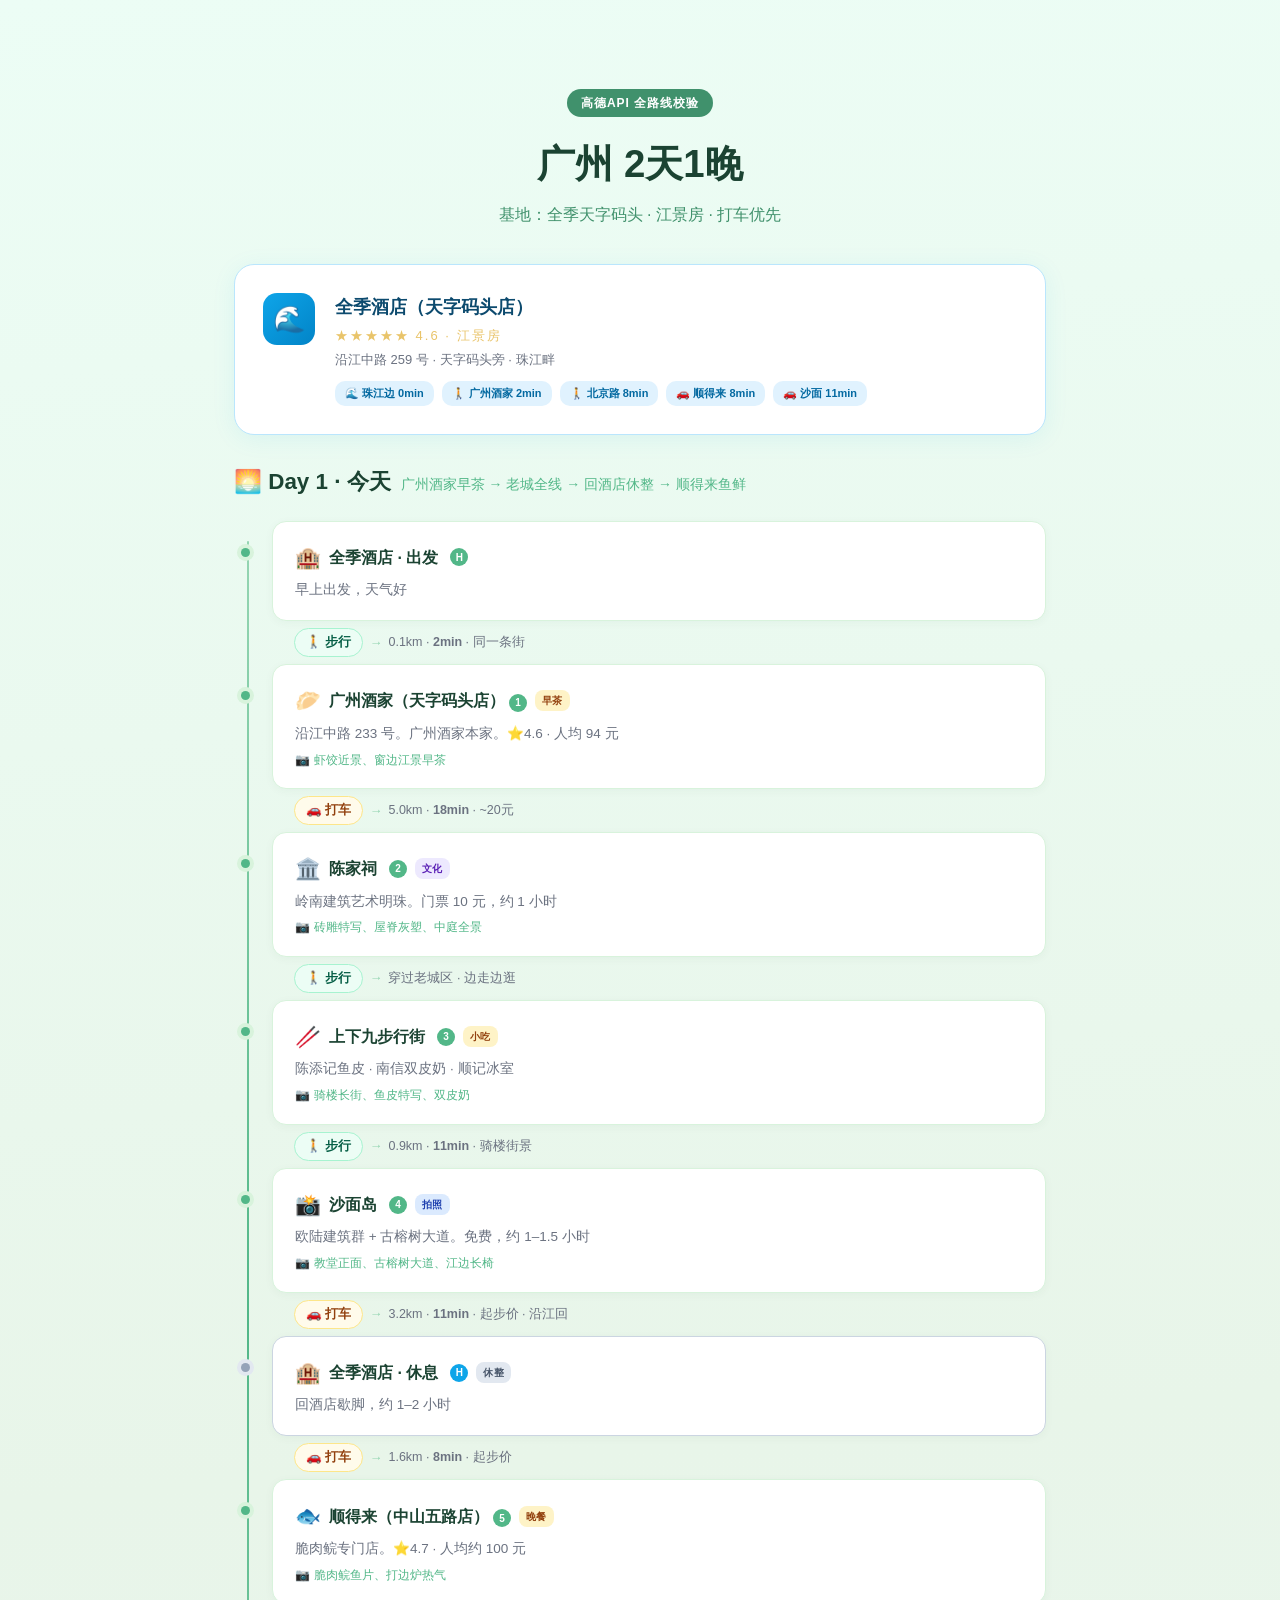
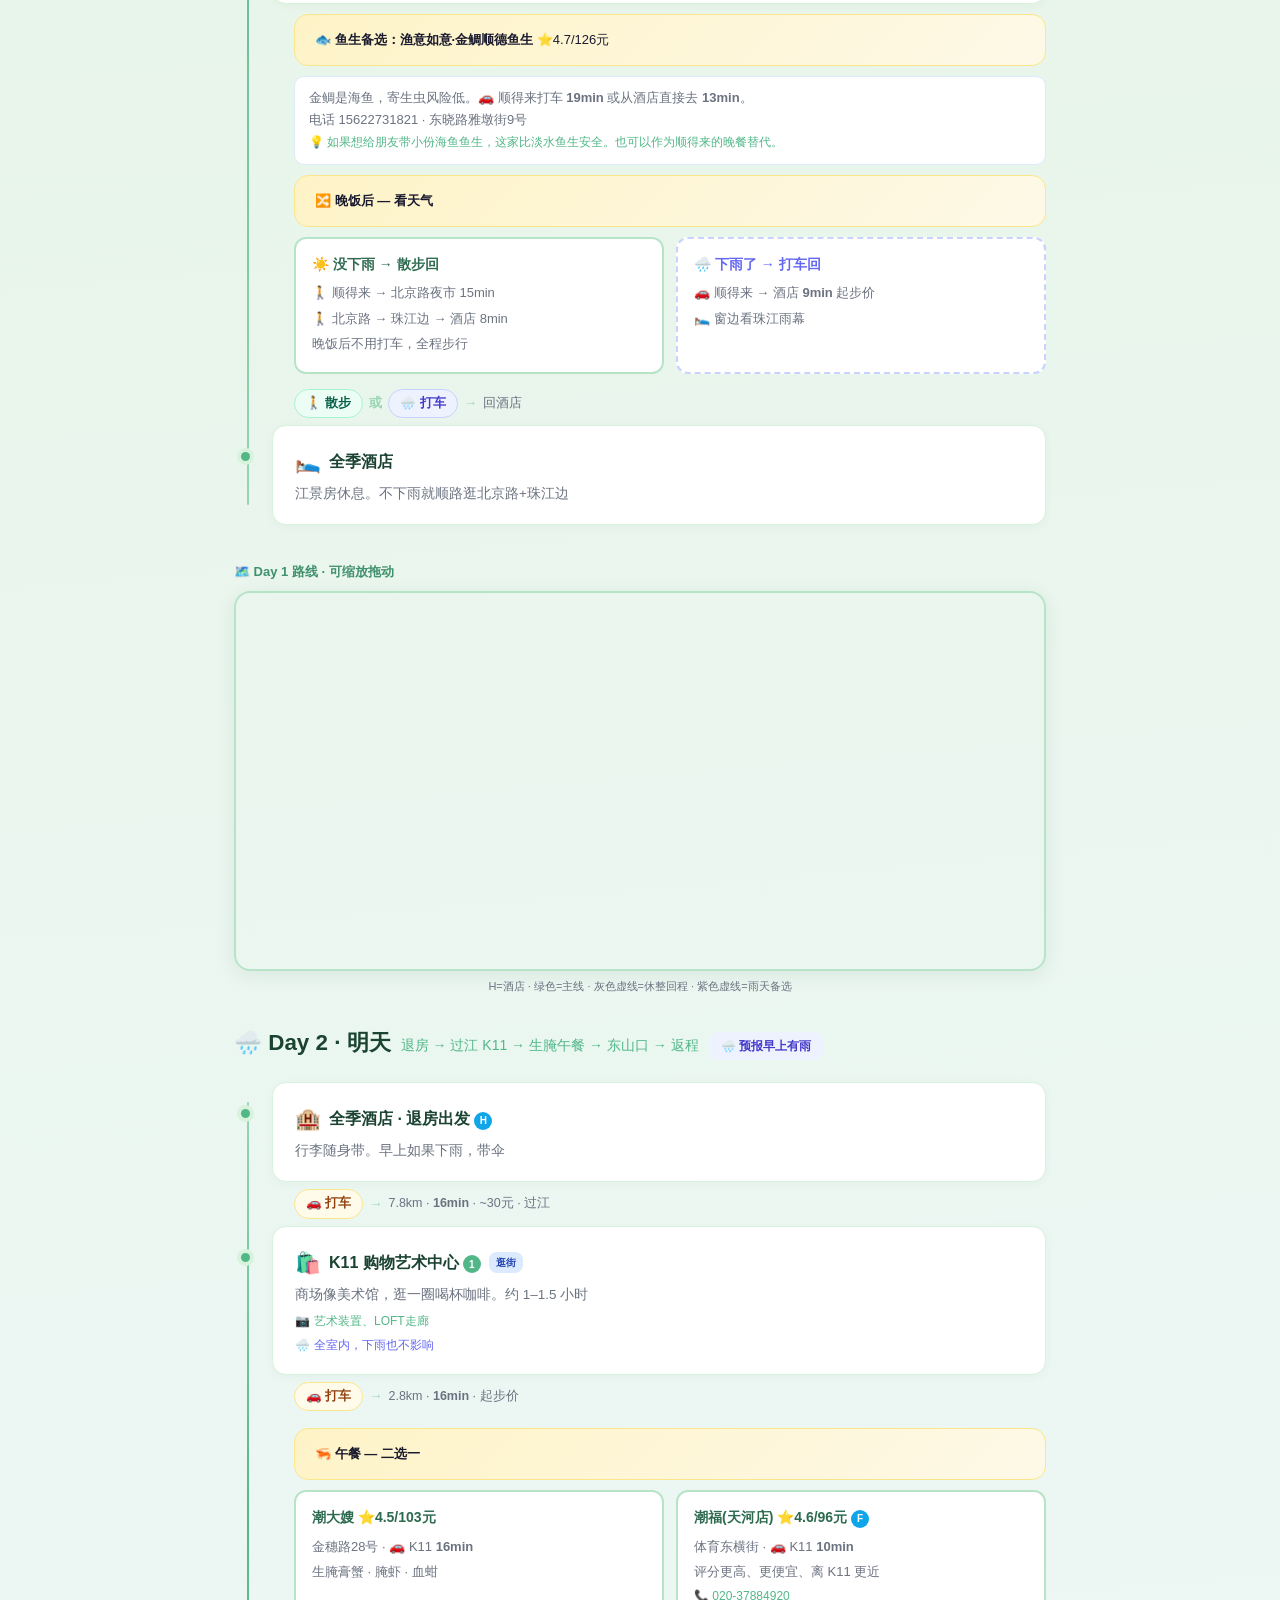
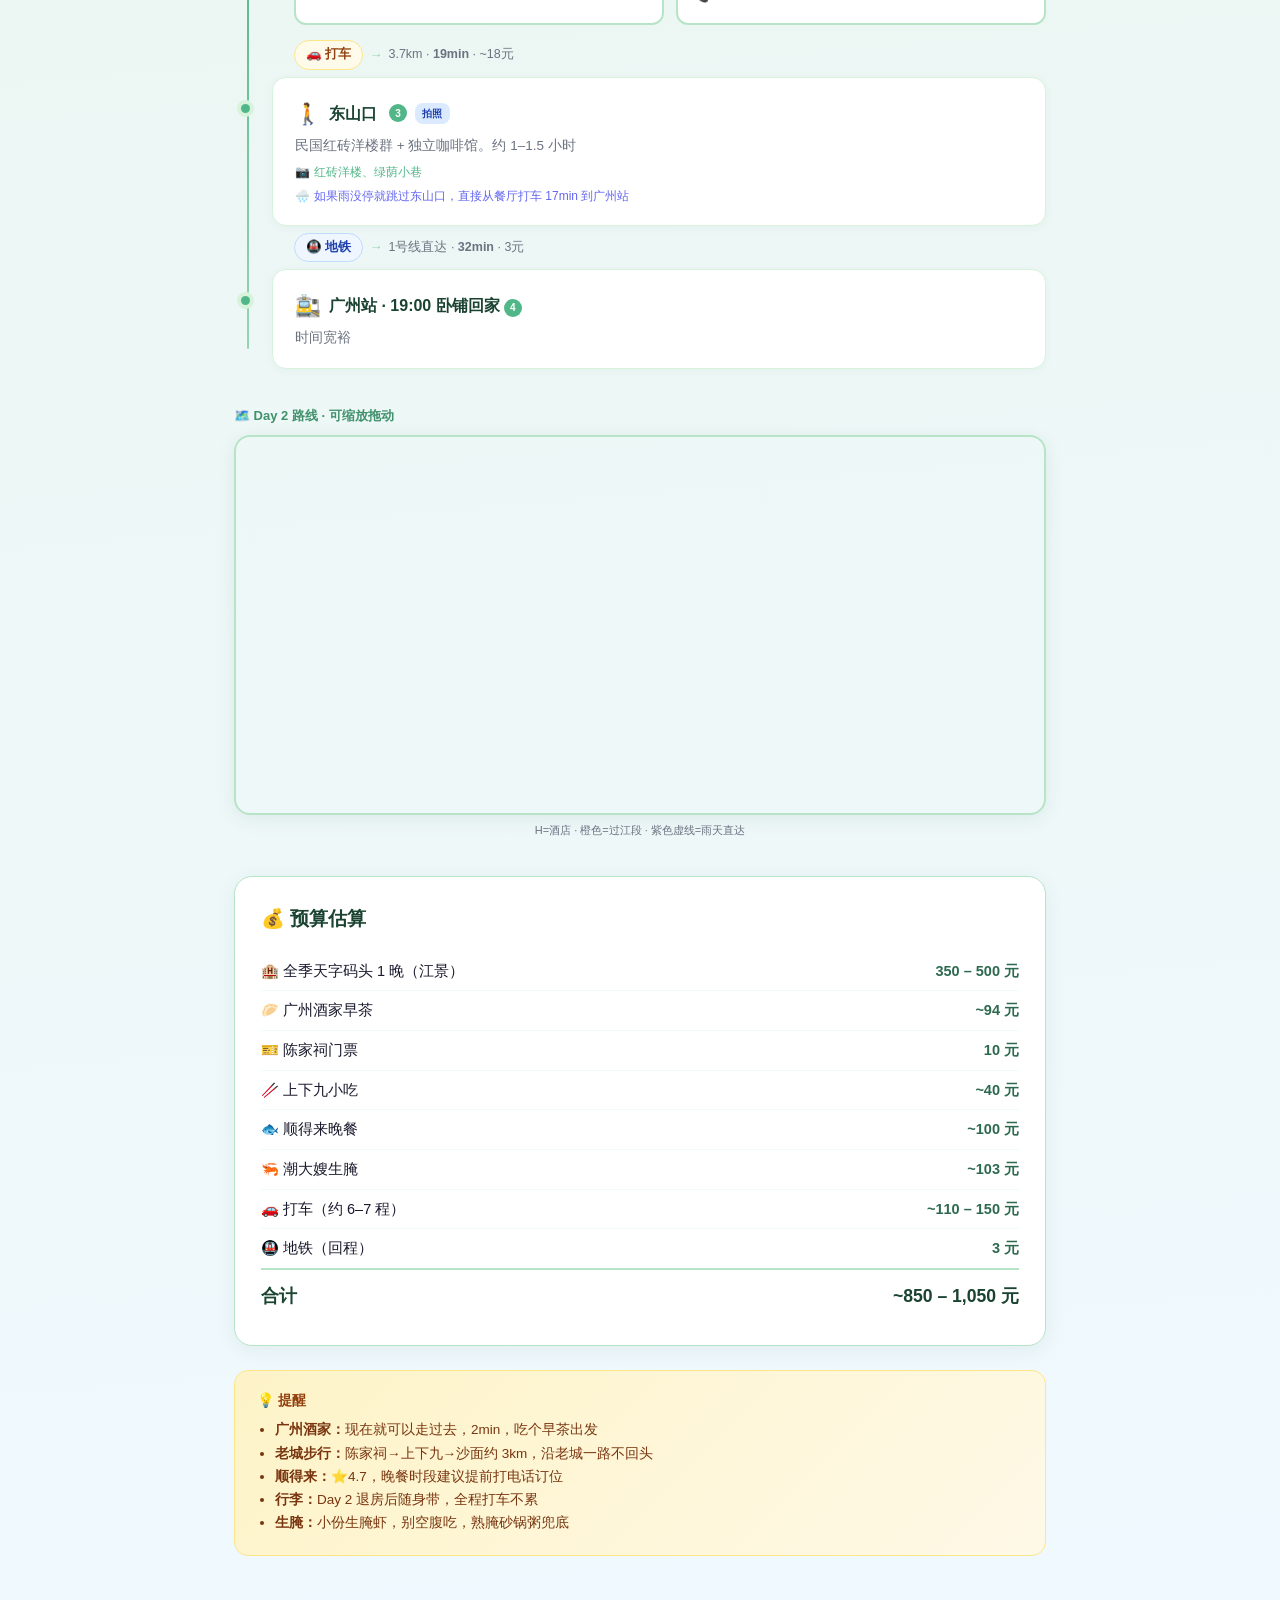
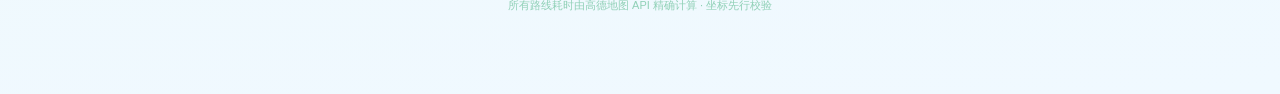
<file: index.html>
<!DOCTYPE html>
<html lang="zh-CN">
<head>
<meta charset="UTF-8">
<meta name="viewport" content="width=device-width, initial-scale=1.0">
<title>广州2天1晚 · 美食轻游</title>
<style>
  :root{--g900:#1b4332;--g800:#2d6a4f;--g700:#40916c;--g600:#52b788;--g500:#74c69d;--g400:#95d5b2;--g300:#b7e4c7;--g200:#d8f3dc;--g100:#f0fdf4;--gold:#e9c46a;--warm:#f4a261;--dk:#1a1a2e;--gy:#6b7280;--river:#0ea5e9;--river-bg:#e0f2fe;--rain:#6366f1;--rain-bg:#eef2ff}
  *{margin:0;padding:0;box-sizing:border-box}
  body{font-family:-apple-system,BlinkMacSystemFont,"SF Pro Display","PingFang SC","Microsoft YaHei",sans-serif;background:linear-gradient(175deg,#ecfdf5 0%,#e8f5e9 30%,#f0f9ff 100%);color:var(--dk);line-height:1.7;min-height:100vh}
  .container{max-width:860px;margin:0 auto;padding:40px 24px 80px}

  .hero{text-align:center;padding:48px 0 36px}
  .hero .badge{display:inline-block;background:var(--g700);color:#fff;font-size:12px;font-weight:600;letter-spacing:.08em;padding:4px 14px;border-radius:20px;margin-bottom:14px}
  .hero h1{font-size:2.4rem;font-weight:800;color:var(--g900);margin-bottom:4px}
  .hero .sub{font-size:1rem;color:var(--g700);font-weight:500}

  .hotel-card{background:#fff;border-radius:20px;padding:28px;margin-bottom:28px;box-shadow:0 4px 24px rgba(14,165,233,0.08);border:1px solid #bae6fd;display:flex;gap:20px;align-items:flex-start;flex-wrap:wrap}
  .hotel-icon{width:52px;height:52px;background:linear-gradient(135deg,var(--river),#0284c7);border-radius:14px;display:flex;align-items:center;justify-content:center;font-size:26px;flex-shrink:0}
  .hotel-info{flex:1;min-width:200px}
  .hotel-info h3{font-size:1.1rem;color:#0c4a6e;margin-bottom:2px}
  .hotel-info .stars{color:var(--gold);font-size:13px;letter-spacing:2px}
  .hotel-info .addr{color:var(--gy);font-size:13px;margin-top:2px}
  .hotel-perks{display:flex;gap:8px;margin-top:10px;flex-wrap:wrap}
  .hotel-perks span{background:var(--river-bg);color:#0369a1;font-size:11px;font-weight:600;padding:3px 10px;border-radius:10px}

  .day-section{margin-bottom:36px}
  .day-header{display:flex;align-items:baseline;gap:10px;margin-bottom:20px;flex-wrap:wrap}
  .day-title{font-size:1.4rem;font-weight:700;color:var(--g900)}
  .day-theme{font-size:14px;color:var(--g600);font-weight:500}

  .stops{position:relative;padding-left:38px}
  .stops::before{content:'';position:absolute;left:13px;top:20px;bottom:20px;width:2px;background:linear-gradient(to bottom,var(--g400),var(--g600),var(--g400));border-radius:1px}
  .stop{background:#fff;border-radius:14px;padding:18px 22px;box-shadow:0 2px 10px rgba(27,67,50,0.04);border:1px solid var(--g200);position:relative;transition:transform .15s}
  .stop:hover{transform:translateX(3px);box-shadow:0 4px 18px rgba(27,67,50,0.09)}
  .stop::before{content:'';position:absolute;left:-32px;top:26px;width:9px;height:9px;background:var(--g600);border-radius:50%;box-shadow:0 0 0 4px var(--g200)}
  .stop.rainy::before{background:var(--rain);box-shadow:0 0 0 4px var(--rain-bg)}
  .stop.rainy{border-color:#c7d2fe;border-style:dashed}
  .stop.rest::before{background:#94a3b8;box-shadow:0 0 0 4px #e2e8f0}
  .stop.rest{border-color:#cbd5e1}
  .stop-header{display:flex;align-items:center;gap:8px;margin-bottom:4px;flex-wrap:wrap}
  .stop-emoji{font-size:1.3rem}
  .stop-name{font-weight:700;font-size:1rem;color:var(--g900)}
  .stop-tag{font-size:10px;font-weight:600;padding:2px 7px;border-radius:8px;letter-spacing:.03em}
  .tag-free{background:#d1fae5;color:#065f46}.tag-food{background:#fef3c7;color:#92400e}
  .tag-photo{background:#dbeafe;color:#1e40af}.tag-culture{background:#ede9fe;color:#5b21b6}
  .tag-hotel{background:#e0e7ff;color:#3730a3}.tag-rain{background:var(--rain-bg);color:#4338ca}
  .tag-rest{background:#e2e8f0;color:#475569}
  .stop-desc{color:var(--gy);font-size:13.5px;margin-top:2px}
  .stop-photo{font-size:12px;color:var(--g600);margin-top:4px;display:flex;align-items:center;gap:4px}
  .stop-photo::before{content:'📷'}
  .rain-note{font-size:12px;color:var(--rain);margin-top:4px;display:flex;align-items:center;gap:4px}
  .rain-note::before{content:'🌧️'}

  .connector{display:flex;align-items:center;gap:6px;padding:8px 0 8px 22px;margin:-1px 0;position:relative;z-index:1}
  .connector .mode{display:inline-flex;align-items:center;gap:4px;padding:3px 11px;border-radius:16px;font-size:12.5px;font-weight:600}
  .connector .mode.taxi{background:#fffbeb;border:1px solid #fde68a;color:#92400e}
  .connector .mode.walk{background:#ecfdf5;border:1px solid #a7f3d0;color:#065f46}
  .connector .mode.walk-rain{background:var(--rain-bg);border:1px solid #c7d2fe;color:#4338ca}
  .connector .mode.metro{background:#eff6ff;border:1px solid #bfdbfe;color:#1e40af}
  .connector .arrow{color:var(--g400);font-weight:700;font-size:13px}
  .connector .detail{font-size:12.5px;color:var(--gy)}

  .highlight{background:linear-gradient(135deg,#fef3c7,#fef9e7);border-radius:14px;padding:14px 20px;margin:10px 0 10px 22px;border:1px solid #fde68a;font-size:13px;position:relative;z-index:1}
  .highlight.rain{background:linear-gradient(135deg,var(--rain-bg),#e0e7ff);border-color:#c7d2fe}

  .map-section{margin:28px 0}
  .map-container{width:100%;height:380px;border-radius:16px;overflow:hidden;border:2px solid var(--g300);box-shadow:0 4px 20px rgba(27,67,50,0.08)}
  .map-label{font-size:13px;font-weight:600;color:var(--g700);margin-bottom:8px}

  .split-row{display:flex;gap:12px;margin:8px 0 8px 22px;position:relative;z-index:1;flex-wrap:wrap}
  .split-card{flex:1;min-width:200px;background:#fff;border:2px solid var(--g300);border-radius:12px;padding:14px 16px}
  .split-card h4{font-weight:700;color:var(--g800);margin-bottom:6px;font-size:14px}
  .split-card p{font-size:13px;color:var(--gy);margin:3px 0}

  .budget{background:#fff;border-radius:18px;padding:26px;margin-top:36px;box-shadow:0 4px 20px rgba(27,67,50,0.07);border:1px solid var(--g300)}
  .budget h2{font-size:1.2rem;color:var(--g900);margin-bottom:16px}
  .budget-table{width:100%;border-collapse:collapse}
  .budget-table td{padding:7px 0;font-size:14.5px;border-bottom:1px solid var(--g100)}
  .budget-table td:last-child{text-align:right;font-weight:600;color:var(--g800)}
  .budget-table .total td{border-top:2px solid var(--g300);border-bottom:none;font-size:1.1rem;font-weight:800;color:var(--g900);padding-top:12px}

  .tips{background:linear-gradient(135deg,#fef3c7,#fef9e7);border-radius:14px;padding:18px 22px;margin-top:24px;border:1px solid #fde68a}
  .tips h3{font-size:14px;color:#92400e;margin-bottom:8px}
  .tips ul{padding-left:18px}
  .tips li{font-size:13.5px;color:#78350f;margin:3px 0;line-height:1.5}

  .footer{text-align:center;margin-top:40px;font-size:11px;color:var(--g600);opacity:.6}
  .map-badge{display:inline-flex;align-items:center;justify-content:center;width:18px;height:18px;background:var(--g600);color:#fff;border-radius:50%;font-size:10px;font-weight:800;margin-left:4px;flex-shrink:0}.map-badge.hotel{background:var(--river)}

  .weather-note{display:flex;align-items:center;gap:6px;background:var(--rain-bg);color:#4338ca;font-size:12px;padding:4px 12px;border-radius:10px;font-weight:600}
</style>
</head>
<body>
<div class="container">

<div class="hero">
  <div class="badge">高德API 全路线校验</div>
  <h1>广州 2天1晚</h1>
  <div class="sub">基地：全季天字码头 · 江景房 · 打车优先</div>
</div>

<!-- ═══ 酒店 ═══ -->
<div class="hotel-card">
  <div class="hotel-icon">🌊</div>
  <div class="hotel-info">
    <h3>全季酒店（天字码头店）</h3>
    <div class="stars">★★★★★ 4.6 · 江景房</div>
    <div class="addr">沿江中路 259 号 · 天字码头旁 · 珠江畔</div>
    <div class="hotel-perks">
      <span>🌊 珠江边 0min</span>
      <span>🚶 广州酒家 2min</span>
      <span>🚶 北京路 8min</span>
      <span>🚗 顺得来 8min</span>
      <span>🚗 沙面 11min</span>
    </div>
  </div>
</div>

<!-- ═══ DAY 1 ═══ -->
<div class="day-section">
  <div class="day-header">
    <span class="day-title">🌅 Day 1 · 今天</span>
    <span class="day-theme">广州酒家早茶 → 老城全线 → 回酒店休整 → 顺得来鱼鲜</span>
  </div>
  <div class="stops">
    <div class="stop">
      <div class="stop-header"><span class="stop-emoji">🏨</span><span class="stop-name">全季酒店 · 出发</span><span class="map-badge">H</span></div>
      <div class="stop-desc">早上出发，天气好</div>
    </div>
    <div class="connector"><span class="mode walk">🚶 步行</span> <span class="arrow">→</span> <span class="detail">0.1km · <strong>2min</strong> · 同一条街</span></div>

    <div class="stop">
      <div class="stop-header"><span class="stop-emoji">🥟</span><span class="stop-name">广州酒家（天字码头店）<span class="map-badge">1</span></span><span class="stop-tag tag-food">早茶</span></div>
      <div class="stop-desc">沿江中路 233 号。广州酒家本家。⭐4.6 · 人均 94 元</div>
      <div class="stop-photo">虾饺近景、窗边江景早茶</div>
    </div>
    <div class="connector"><span class="mode taxi">🚗 打车</span> <span class="arrow">→</span> <span class="detail">5.0km · <strong>18min</strong> · ~20元</span></div>

    <div class="stop">
      <div class="stop-header"><span class="stop-emoji">🏛️</span><span class="stop-name">陈家祠</span><span class="map-badge">2</span><span class="stop-tag tag-culture">文化</span></div>
      <div class="stop-desc">岭南建筑艺术明珠。门票 10 元，约 1 小时</div>
      <div class="stop-photo">砖雕特写、屋脊灰塑、中庭全景</div>
    </div>
    <div class="connector"><span class="mode walk">🚶 步行</span> <span class="arrow">→</span> <span class="detail">穿过老城区 · 边走边逛</span></div>

    <div class="stop">
      <div class="stop-header"><span class="stop-emoji">🥢</span><span class="stop-name">上下九步行街</span><span class="map-badge">3</span><span class="stop-tag tag-food">小吃</span></div>
      <div class="stop-desc">陈添记鱼皮 · 南信双皮奶 · 顺记冰室</div>
      <div class="stop-photo">骑楼长街、鱼皮特写、双皮奶</div>
    </div>
    <div class="connector"><span class="mode walk">🚶 步行</span> <span class="arrow">→</span> <span class="detail">0.9km · <strong>11min</strong> · 骑楼街景</span></div>

    <div class="stop">
      <div class="stop-header"><span class="stop-emoji">📸</span><span class="stop-name">沙面岛</span><span class="map-badge">4</span><span class="stop-tag tag-photo">拍照</span></div>
      <div class="stop-desc">欧陆建筑群 + 古榕树大道。免费，约 1–1.5 小时</div>
      <div class="stop-photo">教堂正面、古榕树大道、江边长椅</div>
    </div>
    <div class="connector"><span class="mode taxi">🚗 打车</span> <span class="arrow">→</span> <span class="detail">3.2km · <strong>11min</strong> · 起步价 · 沿江回</span></div>

    <div class="stop rest">
      <div class="stop-header"><span class="stop-emoji">🏨</span><span class="stop-name">全季酒店 · 休息</span><span class="map-badge hotel">H</span><span class="stop-tag tag-rest">休整</span></div>
      <div class="stop-desc">回酒店歇脚，约 1–2 小时</div>
    </div>
    <div class="connector"><span class="mode taxi">🚗 打车</span> <span class="arrow">→</span> <span class="detail">1.6km · <strong>8min</strong> · 起步价</span></div>

    <div class="stop">
      <div class="stop-header"><span class="stop-emoji">🐟</span><span class="stop-name">顺得来（中山五路店）<span class="map-badge">5</span></span><span class="stop-tag tag-food">晚餐</span></div>
      <div class="stop-desc">脆肉鲩专门店。⭐4.7 · 人均约 100 元</div>
      <div class="stop-photo">脆肉鲩鱼片、打边炉热气</div>
    </div>

    <!-- 晚间天气分流 -->
    <div class="highlight"><strong>🐟 鱼生备选：渔意如意·金鲷顺德鱼生</strong> ⭐4.7/126元</div>
    <div style="margin:0 0 8px 22px;padding:10px 14px;background:#fff;border:1px solid #dbeafe;border-radius:10px;font-size:13px;color:var(--gy);position:relative;z-index:1">
      金鲷是海鱼，寄生虫风险低。🚗 顺得来打车 <strong>19min</strong> 或从酒店直接去 <strong>13min</strong>。<br>
      电话 15622731821 · 东晓路雅墩街9号<br>
      <span style="font-size:12px;color:var(--g600)">💡 如果想给朋友带小份海鱼鱼生，这家比淡水鱼生安全。也可以作为顺得来的晚餐替代。</span>
    </div>

    <div class="highlight"><strong>🔀 晚饭后 — 看天气</strong></div>
    <div class="split-row">
      <div class="split-card"><h4>☀️ 没下雨 → 散步回</h4><p>🚶 顺得来 → 北京路夜市 15min</p><p>🚶 北京路 → 珠江边 → 酒店 8min</p><p>晚饭后不用打车，全程步行</p></div>
      <div class="split-card" style="border:2px dashed #c7d2fe"><h4 style="color:var(--rain)">🌧️ 下雨了 → 打车回</h4><p>🚗 顺得来 → 酒店 <strong>9min</strong> 起步价</p><p>🛌 窗边看珠江雨幕</p></div>
    </div>

    <div class="connector"><span class="mode walk">🚶 散步</span> <span class="arrow">或</span> <span class="mode walk-rain">🌧️ 打车</span> <span class="arrow">→</span> <span class="detail">回酒店</span></div>

    <div class="stop">
      <div class="stop-header"><span class="stop-emoji">🛌</span><span class="stop-name">全季酒店</span></div>
      <div class="stop-desc">江景房休息。不下雨就顺路逛北京路+珠江边</div>
    </div>
  </div>
</div>

<!-- Day 1 Map -->
<div class="map-section">
  <div class="map-label">🗺️ Day 1 路线 · 可缩放拖动</div>
  <div class="map-container" id="map-d1"></div>
  <div style="font-size:11px;color:var(--gy);text-align:center;margin-top:6px">
    H=酒店 · 绿色=主线 · 灰色虚线=休整回程 · 紫色虚线=雨天备选
  </div>
</div>

<!-- ═══ DAY 2 ═══ -->
<div class="day-section">
  <div class="day-header">
    <span class="day-title">🌧️ Day 2 · 明天</span>
    <span class="day-theme">退房 → 过江 K11 → 生腌午餐 → 东山口 → 返程</span>
    <span class="weather-note">🌧️ 预报早上有雨</span>
  </div>
  <div class="stops">
    <div class="stop">
      <div class="stop-header"><span class="stop-emoji">🏨</span><span class="stop-name">全季酒店 · 退房出发<span class="map-badge hotel">H</span></span></div>
      <div class="stop-desc">行李随身带。早上如果下雨，带伞</div>
    </div>
    <div class="connector"><span class="mode taxi">🚗 打车</span> <span class="arrow">→</span> <span class="detail">7.8km · <strong>16min</strong> · ~30元 · 过江</span></div>

    <div class="stop">
      <div class="stop-header"><span class="stop-emoji">🛍️</span><span class="stop-name">K11 购物艺术中心<span class="map-badge">1</span></span><span class="stop-tag tag-photo">逛街</span></div>
      <div class="stop-desc">商场像美术馆，逛一圈喝杯咖啡。约 1–1.5 小时</div>
      <div class="stop-photo">艺术装置、LOFT走廊</div>
      <div class="rain-note">全室内，下雨也不影响</div>
    </div>
    <div class="connector"><span class="mode taxi">🚗 打车</span> <span class="arrow">→</span> <span class="detail">2.8km · <strong>16min</strong> · 起步价</span></div>

    <div class="highlight"><strong>🦐 午餐 — 二选一</strong></div>
    <div class="split-row">
      <div class="split-card"><h4>潮大嫂 ⭐4.5/103元</h4><p>金穗路28号 · 🚗 K11 <strong>16min</strong></p><p>生腌膏蟹 · 腌虾 · 血蚶</p></div>
      <div class="split-card"><h4>潮福(天河店) ⭐4.6/96元<span class="map-badge hotel">F</span></h4><p>体育东横街 · 🚗 K11 <strong>10min</strong></p><p>评分更高、更便宜、离 K11 更近</p><p style="font-size:12px;color:var(--g600)">📞 020-37884920</p></div>
    </div>
    <div class="connector"><span class="mode taxi">🚗 打车</span> <span class="arrow">→</span> <span class="detail">3.7km · <strong>19min</strong> · ~18元</span></div>

    <div class="stop">
      <div class="stop-header"><span class="stop-emoji">🚶</span><span class="stop-name">东山口</span><span class="map-badge">3</span><span class="stop-tag tag-photo">拍照</span></div>
      <div class="stop-desc">民国红砖洋楼群 + 独立咖啡馆。约 1–1.5 小时</div>
      <div class="stop-photo">红砖洋楼、绿荫小巷</div>
      <div class="rain-note">如果雨没停就跳过东山口，直接从餐厅打车 17min 到广州站</div>
    </div>
    <div class="connector"><span class="mode metro">🚇 地铁</span> <span class="arrow">→</span> <span class="detail">1号线直达 · <strong>32min</strong> · 3元</span></div>

    <div class="stop">
      <div class="stop-header"><span class="stop-emoji">🚉</span><span class="stop-name">广州站 · 19:00 卧铺回家<span class="map-badge">4</span></span></div>
      <div class="stop-desc">时间宽裕</div>
    </div>
  </div>
</div>

<!-- Day 2 Map -->
<div class="map-section">
  <div class="map-label">🗺️ Day 2 路线 · 可缩放拖动</div>
  <div class="map-container" id="map-d2"></div>
  <div style="font-size:11px;color:var(--gy);text-align:center;margin-top:6px">
    H=酒店 · 橙色=过江段 · 紫色虚线=雨天直达
  </div>
</div>

<!-- ═══ BUDGET ═══ -->
<div class="budget">
  <h2>💰 预算估算</h2>
  <table class="budget-table">
    <tr><td>🏨 全季天字码头 1 晚（江景）</td><td>350 – 500 元</td></tr>
    <tr><td>🥟 广州酒家早茶</td><td>~94 元</td></tr>
    <tr><td>🎫 陈家祠门票</td><td>10 元</td></tr>
    <tr><td>🥢 上下九小吃</td><td>~40 元</td></tr>
    <tr><td>🐟 顺得来晚餐</td><td>~100 元</td></tr>
    <tr><td>🦐 潮大嫂生腌</td><td>~103 元</td></tr>
    <tr><td>🚗 打车（约 6–7 程）</td><td>~110 – 150 元</td></tr>
    <tr><td>🚇 地铁（回程）</td><td>3 元</td></tr>
    <tr class="total"><td>合计</td><td>~850 – 1,050 元</td></tr>
  </table>
</div>

<div class="tips">
  <h3>💡 提醒</h3>
  <ul>
    <li><strong>广州酒家：</strong>现在就可以走过去，2min，吃个早茶出发</li>
    <li><strong>老城步行：</strong>陈家祠→上下九→沙面约 3km，沿老城一路不回头</li>
    <li><strong>顺得来：</strong>⭐4.7，晚餐时段建议提前打电话订位</li>
    <li><strong>行李：</strong>Day 2 退房后随身带，全程打车不累</li>
    <li><strong>生腌：</strong>小份生腌虾，别空腹吃，熟腌砂锅粥兜底</li>
  </ul>
</div>

<div class="footer">所有路线耗时由高德地图 API 精确计算 · 坐标先行校验</div>

</div>

<script>
window._AMapSecurityConfig = { securityJsCode: '951e81e1dcbe1bcec90ae6eb160997d6' };
</script>
<script src="https://webapi.amap.com/maps?v=2.0&key=4f4b242f275c2ed27e2b0af25b4e8717"></script>
<script>
(function(){
  if(typeof AMap==='undefined'){return}
  var green='#52b788', orange='#f4a261', blue='#0ea5e9', purple='#6366f1', gray='#94a3b8';

  function mkr(l,c,n){return'<div style="background:'+c+';color:#fff;padding:3px 8px;border-radius:11px;font-size:11px;font-weight:700;white-space:nowrap;box-shadow:0 2px 8px rgba(0,0,0,.18)">'+l+'</div>'}
  function addM(map,s,c){var m=new AMap.Marker({position:[s.lng,s.lat],content:mkr(s.label,c,s.name),anchor:'bottom-center',offset:new AMap.Pixel(0,-4)});m.setMap(map);m.on('click',function(){new AMap.InfoWindow({content:'<div style="padding:6px 10px;font-size:13px;font-weight:600">'+s.label+' '+s.name+'</div>',offset:new AMap.Pixel(0,-28)}).open(map,[s.lng,s.lat])})}
  function addL(map,a,b,c,w,o,d){new AMap.Polyline({path:[[a.lng,a.lat],[b.lng,b.lat]],strokeColor:c,strokeWeight:w,strokeOpacity:o,strokeStyle:d?'dashed':'solid',lineJoin:'round'}).setMap(map)}

  var d1=[
    {label:'H',name:'全季酒店',lat:23.115483,lng:113.272662},
    {label:'1',name:'广州酒家',lat:23.115222,lng:113.271653},
    {label:'2',name:'陈家祠',lat:23.12705,lng:113.24693},
    {label:'3',name:'上下九',lat:23.113624,lng:113.245921},
    {label:'4',name:'沙面岛',lat:23.106802,lng:113.244707},
    {label:'H',name:'全季酒店',lat:23.115483,lng:113.272662},
    {label:'5',name:'顺得来',lat:23.126267,lng:113.266611},
    {label:'H',name:'全季酒店',lat:23.115483,lng:113.272662}
  ];
  var m1=new AMap.Map('map-d1',{zoom:12,center:[23.12,113.27],mapStyle:'amap://styles/light',viewMode:'2D'});
  for(var i=1;i<d1.length;i++){var a=d1[i-1],b=d1[i];if(i===5)addL(m1,a,b,gray,3,.5,true);else if(i===7)addL(m1,a,b,purple,2.5,.4,true);else addL(m1,a,b,green,4,.7,false)}
  d1.forEach(function(s){addM(m1,s,s.label==='H'?blue:green)});m1.setFitView(null,false,[40,40,40,40]);

  var d2=[
    {label:'H',name:'全季酒店',lat:23.115483,lng:113.272662},
    {label:'1',name:'K11',lat:23.119237,lng:113.323523},
    {label:'2',name:'潮大嫂',lat:23.12374,lng:113.317517},
    {label:'3',name:'东山口',lat:23.126,lng:113.293},
    {label:'4',name:'广州站',lat:23.149243,lng:113.257331}
  ];
  var m2=new AMap.Map('map-d2',{zoom:12,center:[23.13,113.30],mapStyle:'amap://styles/light',viewMode:'2D'});
  for(var j=1;j<d2.length;j++)addL(m2,d2[j-1],d2[j],orange,4,.7,false);
  addL(m2,d2[2],d2[4],purple,2.5,.4,true);
  // 潮福备选
  addM(m2,{label:'F',name:'潮福(天河)',lat:23.128912,lng:113.332146},orange);
  addL(m2,d2[1],{lat:23.128912,lng:113.332146},purple,2,.4,true);
  d2.forEach(function(s){addM(m2,s,s.label==='H'?blue:orange)});m2.setFitView(null,false,[40,40,40,40]);
})();
</script>
</body>
</html>
</file>
